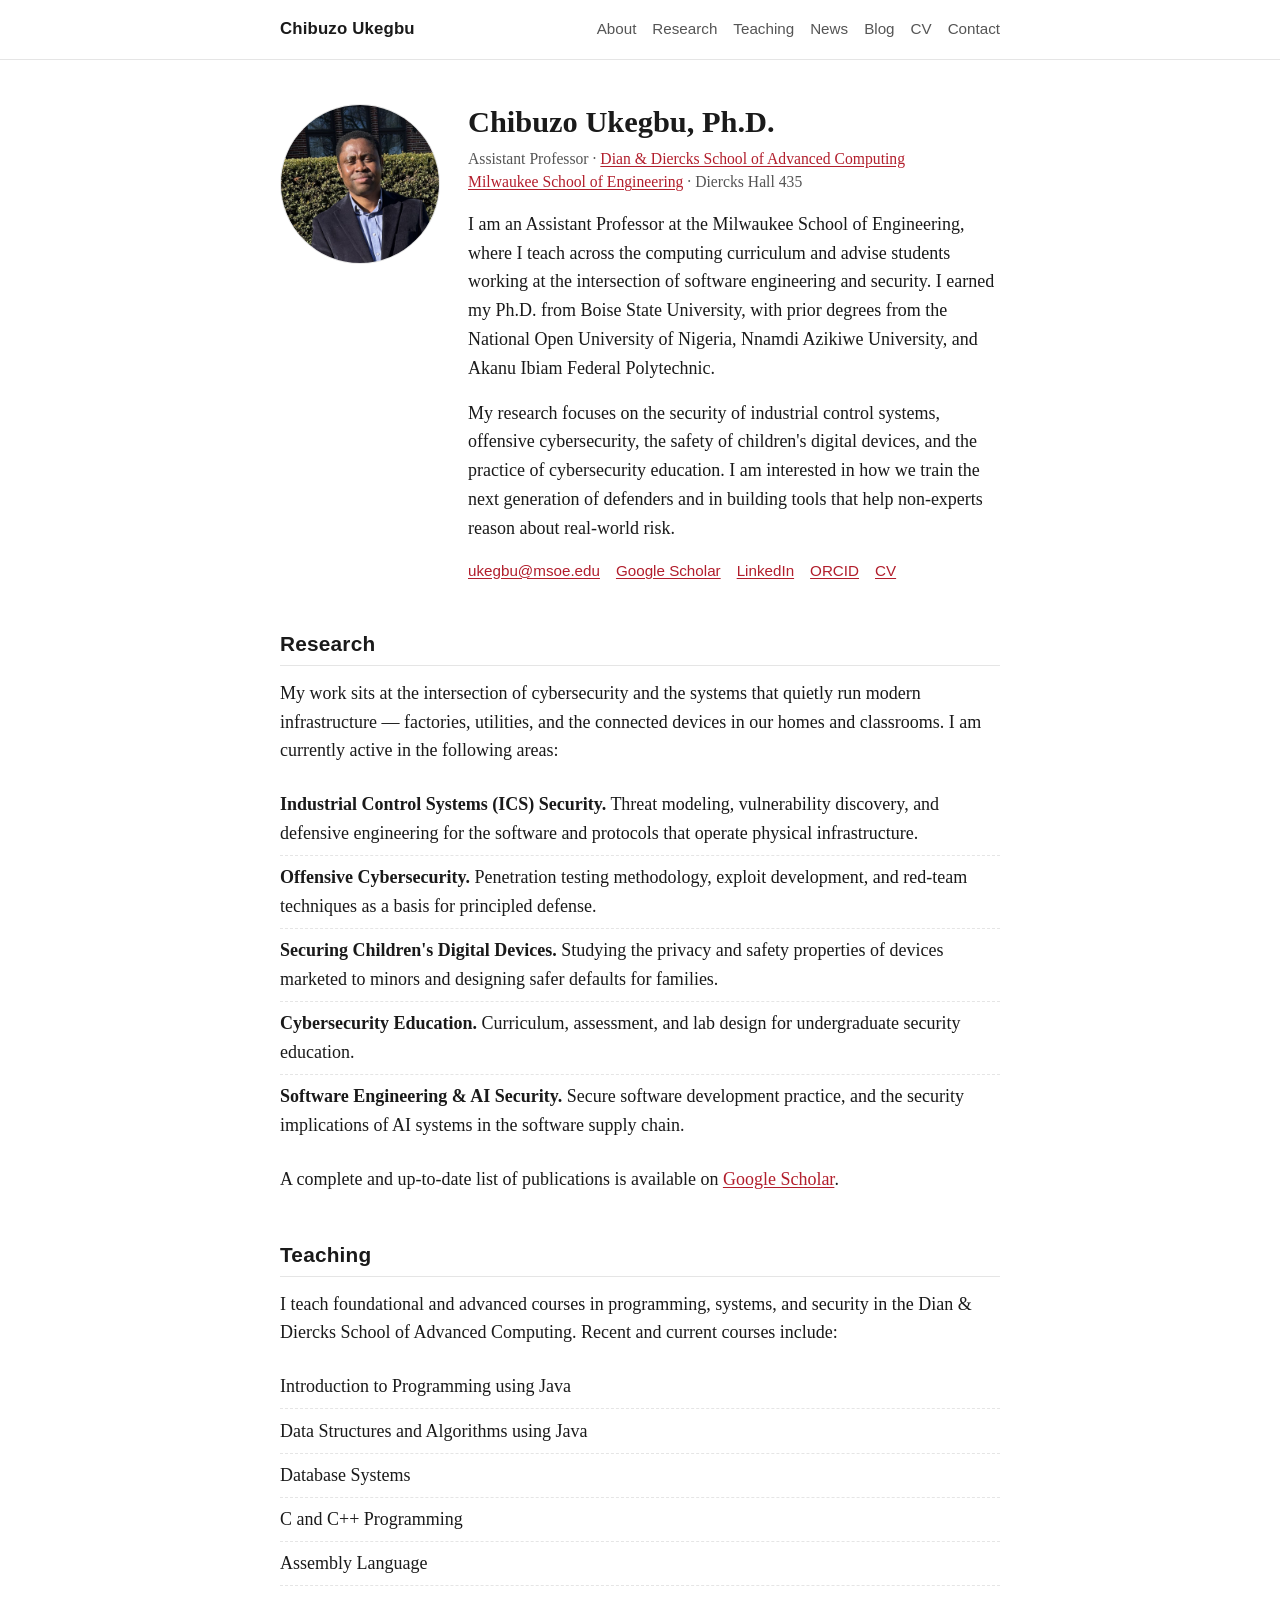
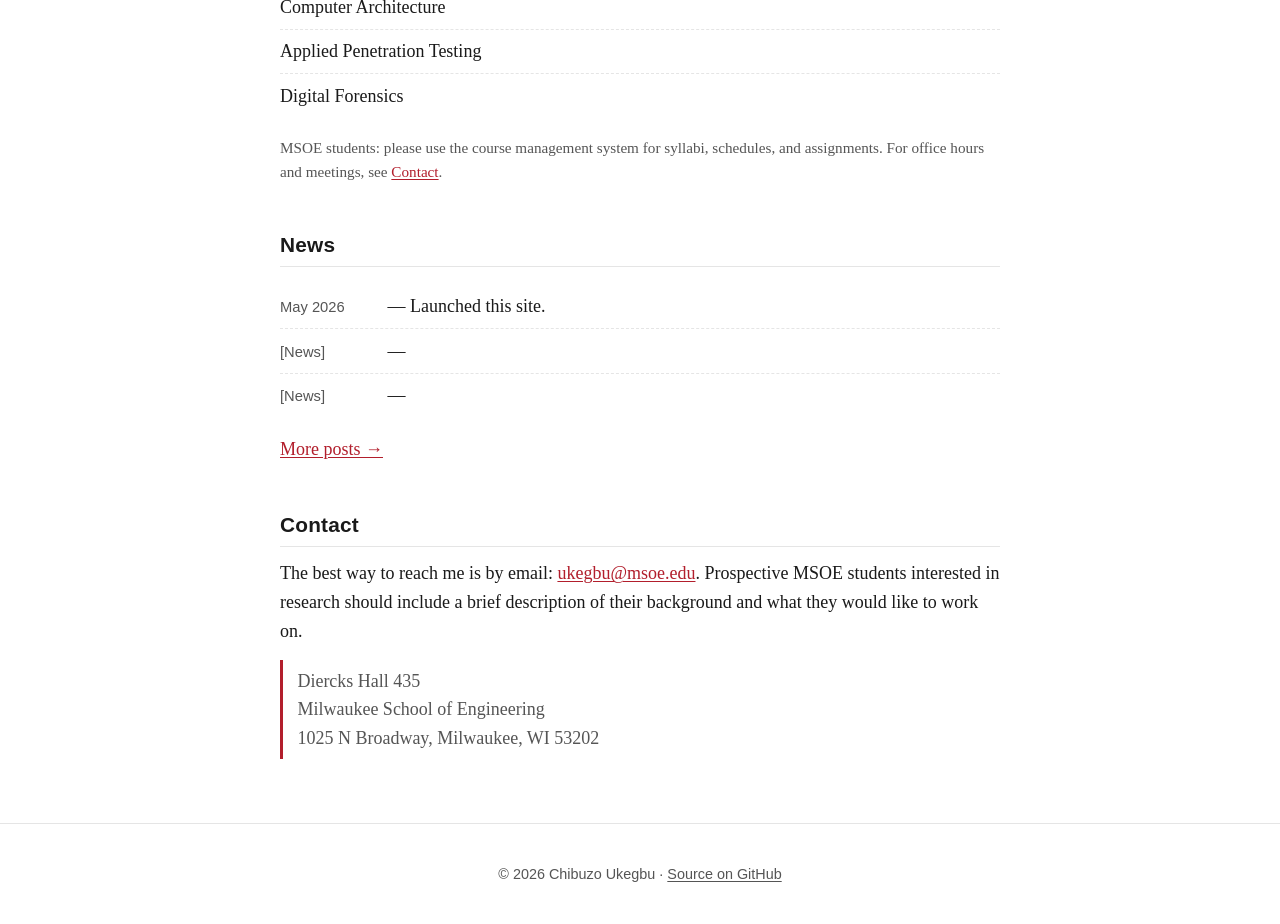
<file: index.html>
<!doctype html>
<html lang="en">
<head>
<meta charset="utf-8" />
<meta name="viewport" content="width=device-width, initial-scale=1" />
<title>Chibuzo Ukegbu, Ph.D.</title>
<meta name="description" content="Chibuzo Ukegbu, Ph.D. — Assistant Professor at the Milwaukee School of Engineering. Research in industrial control systems security, cybersecurity education, offensive cybersecurity, and AI security." />
<meta name="author" content="Chibuzo Ukegbu" />
<link rel="icon" href="data:image/svg+xml,%3Csvg xmlns='http://www.w3.org/2000/svg' viewBox='0 0 64 64'%3E%3Crect width='64' height='64' rx='12' fill='%23b21e2c'/%3E%3Ctext x='50%25' y='54%25' text-anchor='middle' dominant-baseline='middle' font-family='Georgia,serif' font-size='30' font-weight='700' fill='white'%3ECU%3C/text%3E%3C/svg%3E" />
<link rel="stylesheet" href="assets/css/style.css" />
</head>
<body>
<a class="skip-link" href="#main">Skip to content</a>

<header class="site-header">
  <nav class="nav" aria-label="Primary">
    <a class="brand" href="index.html">Chibuzo Ukegbu</a>
    <ul class="nav-links">
      <li><a href="#about">About</a></li>
      <li><a href="#research">Research</a></li>
      <li><a href="#teaching">Teaching</a></li>
      <li><a href="#news">News</a></li>
      <li><a href="blog/">Blog</a></li>
      <li><a href="cv.html">CV</a></li>
      <li><a href="#contact">Contact</a></li>
    </ul>
  </nav>
</header>

<main id="main">

  <!-- ===================== HERO / ABOUT ===================== -->
  <section id="about" class="hero">
    <div class="hero-photo">
      <!-- Replace assets/img/profile.jpg with your photo. The styled placeholder shows until then. -->
      <img src="assets/img/profile.jpg" alt="Photo of Chibuzo Ukegbu"
           onerror="this.onerror=null;this.replaceWith(Object.assign(document.createElement('div'),{className:'photo-placeholder',textContent:'CU'}));" />
    </div>
    <div class="hero-text">
      <h1>Chibuzo Ukegbu, Ph.D.</h1>
      <p class="title-line">
        Assistant Professor &middot;
        <a href="https://www.msoe.edu/academics/dian-diercks-school-of-advanced-computing/" target="_blank" rel="noopener">Dian &amp; Diercks School of Advanced Computing</a><br />
        <a href="https://www.msoe.edu/" target="_blank" rel="noopener">Milwaukee School of Engineering</a> &middot; Diercks Hall 435
      </p>
      <p>
        I am an Assistant Professor at the Milwaukee School of Engineering, where I teach
        across the computing curriculum and advise students working at the intersection of
        software engineering and security. I earned my Ph.D. from Boise State University,
        with prior degrees from the National Open University of Nigeria, Nnamdi Azikiwe
        University, and Akanu Ibiam Federal Polytechnic.
      </p>
      <p>
        My research focuses on the security of industrial control systems, offensive
        cybersecurity, the safety of children's digital devices, and the practice of
        cybersecurity education. I am interested in how we train the next generation of
        defenders and in building tools that help non-experts reason about real-world risk.
      </p>
      <ul class="links inline">
        <li><a href="mailto:ukegbu@msoe.edu">ukegbu@msoe.edu</a></li>
        <li><a href="https://scholar.google.com/citations?user=KJKMxsgAAAAJ&hl=en" target="_blank" rel="noopener">Google Scholar</a></li>
        <li><a href="https://www.linkedin.com/in/chibuzo-ukegbu-ph-d-ba9a55a2/" target="_blank" rel="noopener">LinkedIn</a></li>
        <li><a href="https://orcid.org/0000-0002-7788-3281" target="_blank" rel="noopener">ORCID</a></li>
        <li><a href="cv.html">CV</a></li>
      </ul>
    </div>
  </section>

  <!-- ===================== RESEARCH ===================== -->
  <section id="research">
    <h2>Research</h2>
    <p>
      My work sits at the intersection of cybersecurity and the systems that quietly run
      modern infrastructure &mdash; factories, utilities, and the connected devices in our
      homes and classrooms. I am currently active in the following areas:
    </p>
    <ul class="research-list">
      <li>
        <strong>Industrial Control Systems (ICS) Security.</strong>
        Threat modeling, vulnerability discovery, and defensive engineering for the
        software and protocols that operate physical infrastructure.
      </li>
      <li>
        <strong>Offensive Cybersecurity.</strong>
        Penetration testing methodology, exploit development, and red-team techniques as
        a basis for principled defense.
      </li>
      <li>
        <strong>Securing Children's Digital Devices.</strong>
        Studying the privacy and safety properties of devices marketed to minors and
        designing safer defaults for families.
      </li>
      <li>
        <strong>Cybersecurity Education.</strong>
        Curriculum, assessment, and lab design for undergraduate security education.
      </li>
      <li>
        <strong>Software Engineering &amp; AI Security.</strong>
        Secure software development practice, and the security implications of AI systems
        in the software supply chain.
      </li>
    </ul>
    <p>
      A complete and up-to-date list of publications is available on
      <a href="https://scholar.google.com/citations?user=KJKMxsgAAAAJ&hl=en" target="_blank" rel="noopener">Google Scholar</a>.
    </p>
  </section>

  <!-- ===================== TEACHING ===================== -->
  <section id="teaching">
    <h2>Teaching</h2>
    <p>
      I teach foundational and advanced courses in programming, systems, and security in
      the Dian &amp; Diercks School of Advanced Computing. Recent and current courses include:
    </p>
    <ul class="course-list">
      <li>Introduction to Programming using Java</li>
      <li>Data Structures and Algorithms using Java</li>
      <li>Database Systems</li>
      <li>C and C++ Programming</li>
      <li>Assembly Language</li>
      <li>Computer Architecture</li>
      <li>Applied Penetration Testing</li>
      <li>Digital Forensics</li>
    </ul>
    <p class="note">
      MSOE students: please use the course management system for syllabi, schedules, and
      assignments. For office hours and meetings, see <a href="#contact">Contact</a>.
    </p>
  </section>

  <!-- ===================== NEWS ===================== -->
  <section id="news">
    <h2>News</h2>
    <ul class="news-list">
      <li><span class="date">May 2026</span> &mdash; Launched this site. <!-- TODO: add real news items here --></li>
      <li><span class="date">[News]</span> &mdash;</li>
      <li><span class="date">[News]</span> &mdash; </li>
    </ul>
    <p><a href="blog/">More posts &rarr;</a></p>
  </section>

  <!-- ===================== CONTACT ===================== -->
  <section id="contact">
    <h2>Contact</h2>
    <p>
      The best way to reach me is by email:
      <a href="mailto:ukegbu@msoe.edu">ukegbu@msoe.edu</a>.
      Prospective MSOE students interested in research should include a brief description
      of their background and what they would like to work on.
    </p>
    <address>
      Diercks Hall 435<br />
      Milwaukee School of Engineering<br />
      1025 N Broadway, Milwaukee, WI 53202
    </address>
  </section>

</main>

<footer class="site-footer">
  <p>
    &copy; <span id="year"></span> Chibuzo Ukegbu &middot;
    <a href="https://github.com/chibuzo-ukegbu.github.io" target="_blank" rel="noopener">Source on GitHub</a>
  </p>
</footer>

<script>document.getElementById('year').textContent = new Date().getFullYear();</script>
</body>
</html>
</file>
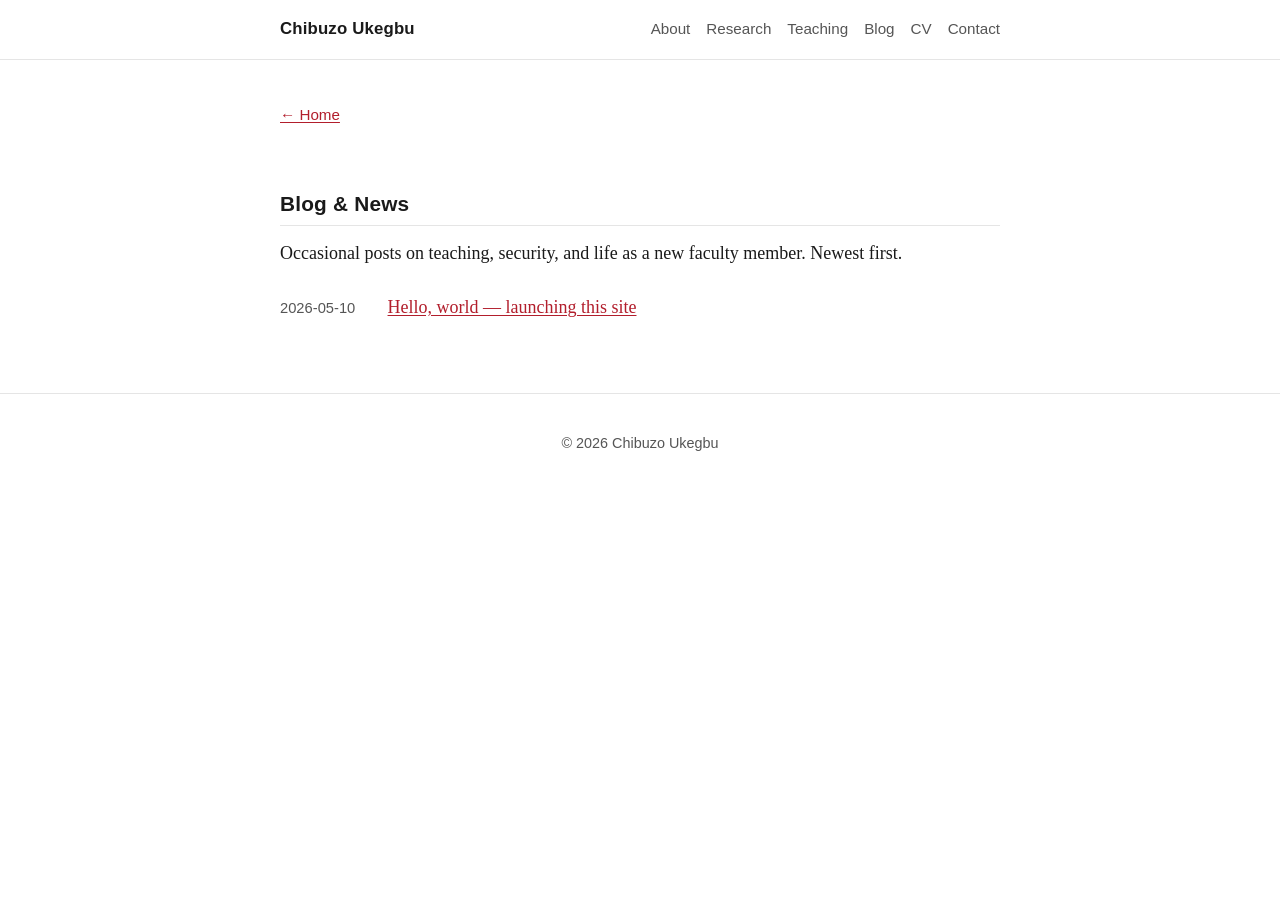
<file: blog/index.html>
<!doctype html>
<html lang="en">
<head>
<meta charset="utf-8" />
<meta name="viewport" content="width=device-width, initial-scale=1" />
<title>Blog — Chibuzo Ukegbu, Ph.D.</title>
<meta name="description" content="Posts and news from Chibuzo Ukegbu." />
<link rel="icon" href="data:image/svg+xml,%3Csvg xmlns='http://www.w3.org/2000/svg' viewBox='0 0 64 64'%3E%3Crect width='64' height='64' rx='12' fill='%23b21e2c'/%3E%3Ctext x='50%25' y='54%25' text-anchor='middle' dominant-baseline='middle' font-family='Georgia,serif' font-size='30' font-weight='700' fill='white'%3ECU%3C/text%3E%3C/svg%3E" />
<link rel="stylesheet" href="../assets/css/style.css" />
</head>
<body>
<header class="site-header">
  <nav class="nav" aria-label="Primary">
    <a class="brand" href="../index.html">Chibuzo Ukegbu</a>
    <ul class="nav-links">
      <li><a href="../index.html#about">About</a></li>
      <li><a href="../index.html#research">Research</a></li>
      <li><a href="../index.html#teaching">Teaching</a></li>
      <li><a href="./" aria-current="page">Blog</a></li>
      <li><a href="../cv.html">CV</a></li>
      <li><a href="../index.html#contact">Contact</a></li>
    </ul>
  </nav>
</header>

<main>
  <a class="back-link" href="../index.html">&larr; Home</a>

  <section>
    <h2>Blog &amp; News</h2>
    <p>
      Occasional posts on teaching, security, and life as a new faculty member.
      Newest first.
    </p>
    <ul class="post-list">
      <li>
        <span class="date">2026-05-10</span>
        <a href="welcome.html">Hello, world &mdash; launching this site</a>
      </li>
      <!-- Add new posts here. Each post is a small standalone HTML file in this folder. -->
    </ul>
  </section>
</main>

<footer class="site-footer">
  <p>&copy; <span id="year"></span> Chibuzo Ukegbu</p>
</footer>
<script>document.getElementById('year').textContent = new Date().getFullYear();</script>
</body>
</html>
</file>
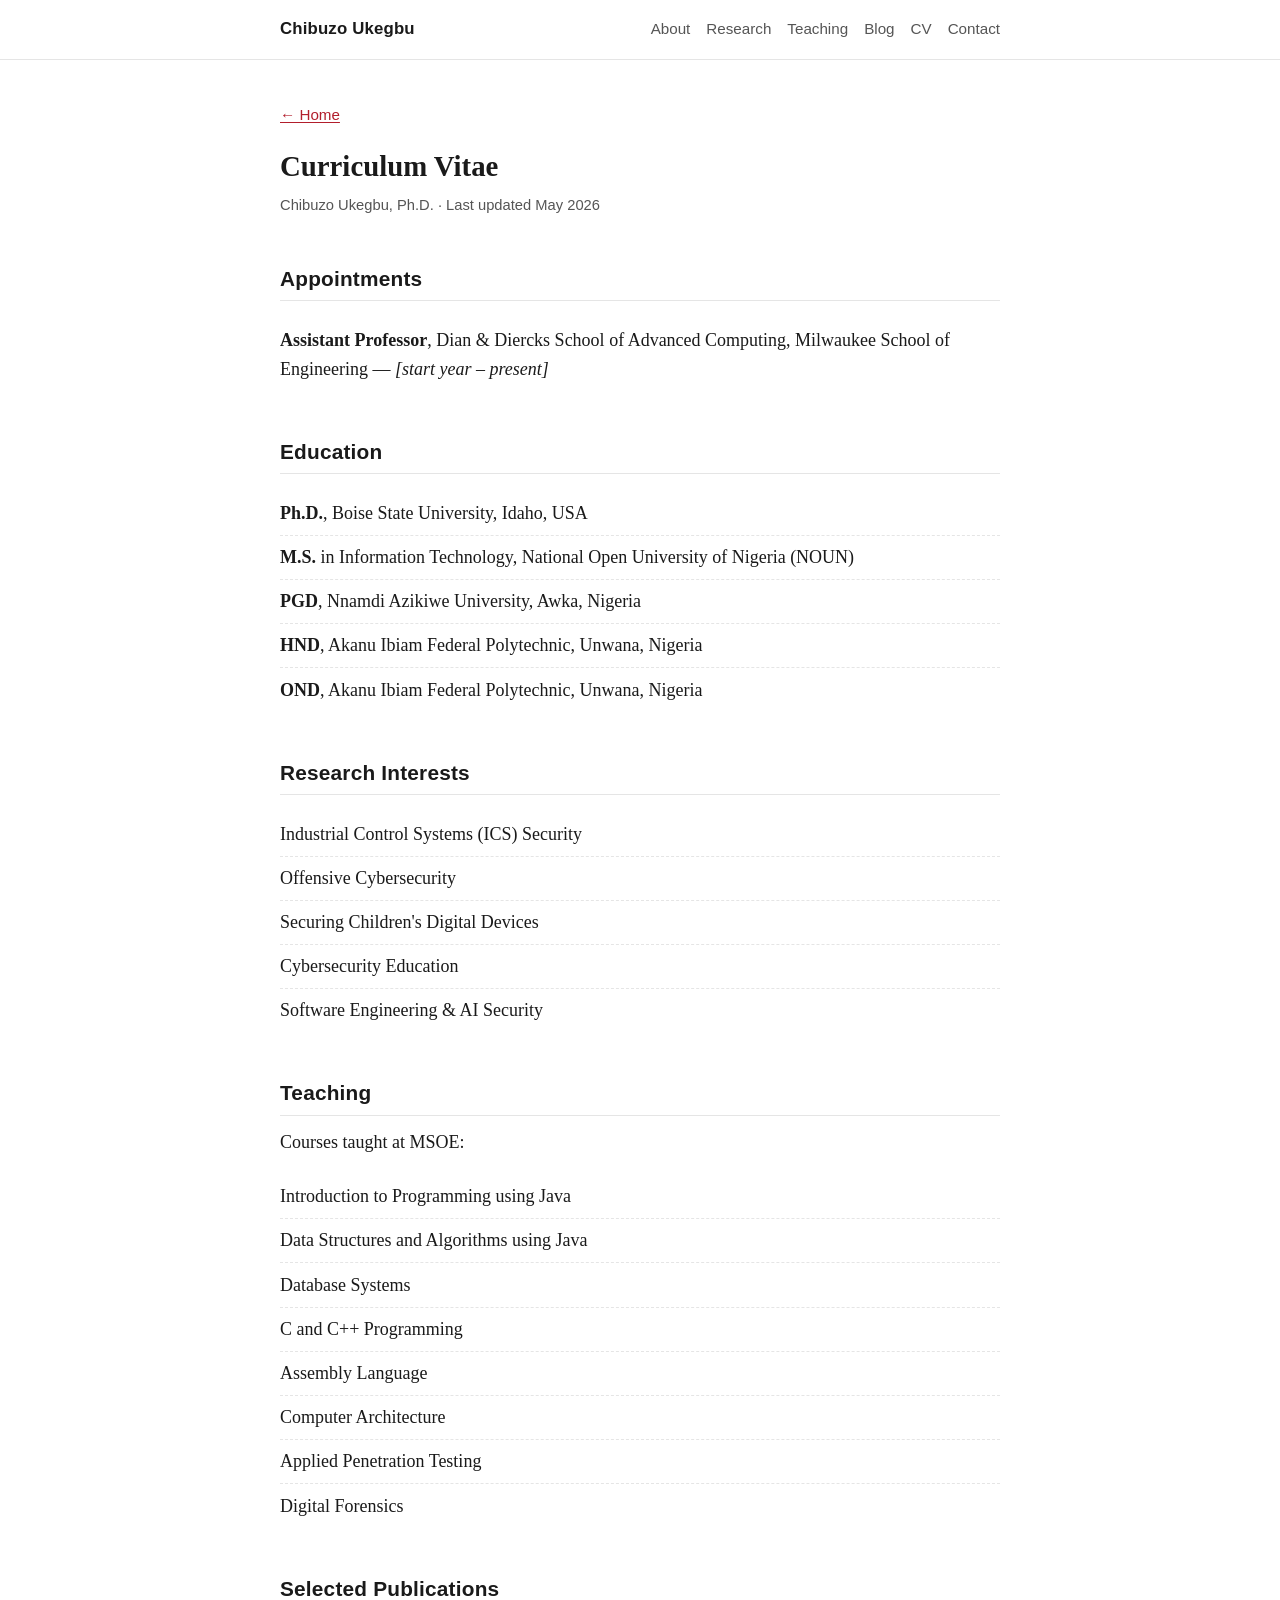
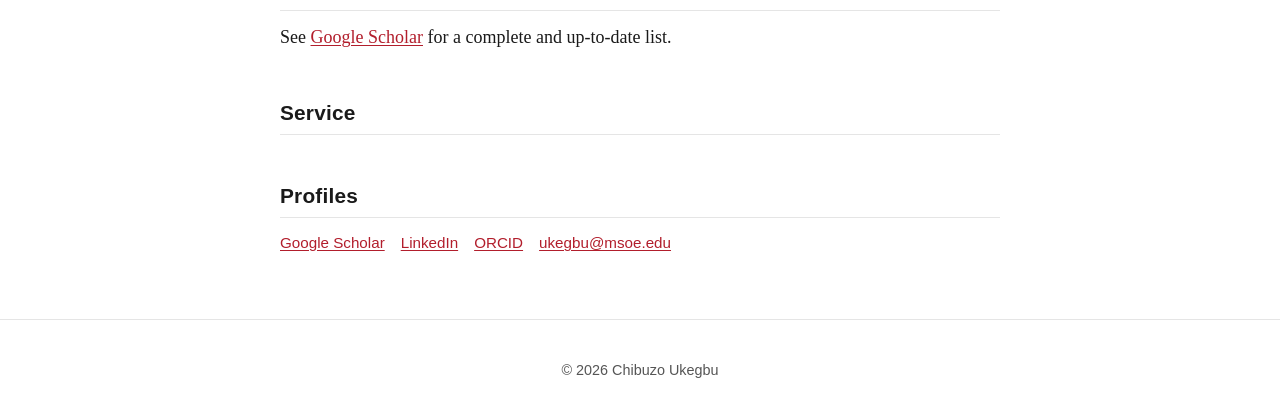
<file: cv.html>
<!doctype html>
<html lang="en">
<head>
<meta charset="utf-8" />
<meta name="viewport" content="width=device-width, initial-scale=1" />
<title>CV — Chibuzo Ukegbu, Ph.D.</title>
<meta name="description" content="Curriculum Vitae of Chibuzo Ukegbu, Ph.D." />
<link rel="icon" href="data:image/svg+xml,%3Csvg xmlns='http://www.w3.org/2000/svg' viewBox='0 0 64 64'%3E%3Crect width='64' height='64' rx='12' fill='%23b21e2c'/%3E%3Ctext x='50%25' y='54%25' text-anchor='middle' dominant-baseline='middle' font-family='Georgia,serif' font-size='30' font-weight='700' fill='white'%3ECU%3C/text%3E%3C/svg%3E" />
<link rel="stylesheet" href="assets/css/style.css" />
</head>
<body>
<header class="site-header">
  <nav class="nav" aria-label="Primary">
    <a class="brand" href="index.html">Chibuzo Ukegbu</a>
    <ul class="nav-links">
      <li><a href="index.html#about">About</a></li>
      <li><a href="index.html#research">Research</a></li>
      <li><a href="index.html#teaching">Teaching</a></li>
      <li><a href="blog/">Blog</a></li>
      <li><a href="cv.html" aria-current="page">CV</a></li>
      <li><a href="index.html#contact">Contact</a></li>
    </ul>
  </nav>
</header>

<main>
  <a class="back-link" href="index.html">&larr; Home</a>

  <article class="post">
    <header>
      <h1>Curriculum Vitae</h1>
      <p class="meta">Chibuzo Ukegbu, Ph.D. &middot; Last updated <time>May 2026</time></p>
      <p>
        <!-- Drop your CV PDF in assets/cv.pdf and uncomment the line below. -->
        <!-- <a href="assets/cv.pdf">Download PDF version &rarr;</a> -->
      </p>
    </header>

    <section>
      <h2>Appointments</h2>
      <ul class="course-list">
        <li><strong>Assistant Professor</strong>, Dian &amp; Diercks School of Advanced Computing, Milwaukee School of Engineering &mdash; <em>[start year &ndash; present]</em></li>
      </ul>
    </section>

    <section>
      <h2>Education</h2>
      <ul class="course-list">
        <li><strong>Ph.D.</strong>, Boise State University, Idaho, USA</li>
        <li><strong>M.S.</strong> in Information Technology, National Open University of Nigeria (NOUN)</li>
        <li><strong>PGD</strong>, Nnamdi Azikiwe University, Awka, Nigeria</li>
        <li><strong>HND</strong>, Akanu Ibiam Federal Polytechnic, Unwana, Nigeria</li>
        <li><strong>OND</strong>, Akanu Ibiam Federal Polytechnic, Unwana, Nigeria</li>
      </ul>
    </section>

    <section>
      <h2>Research Interests</h2>
      <ul class="course-list">
        <li>Industrial Control Systems (ICS) Security</li>
        <li>Offensive Cybersecurity</li>
        <li>Securing Children's Digital Devices</li>
        <li>Cybersecurity Education</li>
        <li>Software Engineering &amp; AI Security</li>
      </ul>
    </section>

    <section>
      <h2>Teaching</h2>
      <p>Courses taught at MSOE:</p>
      <ul class="course-list">
        <li>Introduction to Programming using Java</li>
        <li>Data Structures and Algorithms using Java</li>
        <li>Database Systems</li>
        <li>C and C++ Programming</li>
        <li>Assembly Language</li>
        <li>Computer Architecture</li>
        <li>Applied Penetration Testing</li>
        <li>Digital Forensics</li>
      </ul>
    </section>

    <section>
      <h2>Selected Publications</h2>
      <p>
        See <a href="https://scholar.google.com/citations?user=KJKMxsgAAAAJ&hl=en" target="_blank" rel="noopener">Google Scholar</a>
        for a complete and up-to-date list. <!-- TODO: paste 3-5 highlighted papers here -->
      </p>
    </section>

    <section>
      <h2>Service</h2>
      <p><!-- TODO: list reviewing, committee, and outreach activities. --></p>
    </section>

    <section>
      <h2>Profiles</h2>
      <ul class="links inline">
        <li><a href="https://scholar.google.com/citations?user=KJKMxsgAAAAJ&hl=en" target="_blank" rel="noopener">Google Scholar</a></li>
        <li><a href="https://www.linkedin.com/in/chibuzo-ukegbu-ph-d-ba9a55a2/" target="_blank" rel="noopener">LinkedIn</a></li>
        <li><a href="https://orcid.org/0000-0002-7788-3281" target="_blank" rel="noopener">ORCID</a></li>
        <li><a href="mailto:ukegbu@msoe.edu">ukegbu@msoe.edu</a></li>
      </ul>
    </section>
  </article>
</main>

<footer class="site-footer">
  <p>&copy; <span id="year"></span> Chibuzo Ukegbu</p>
</footer>
<script>document.getElementById('year').textContent = new Date().getFullYear();</script>
</body>
</html>
</file>
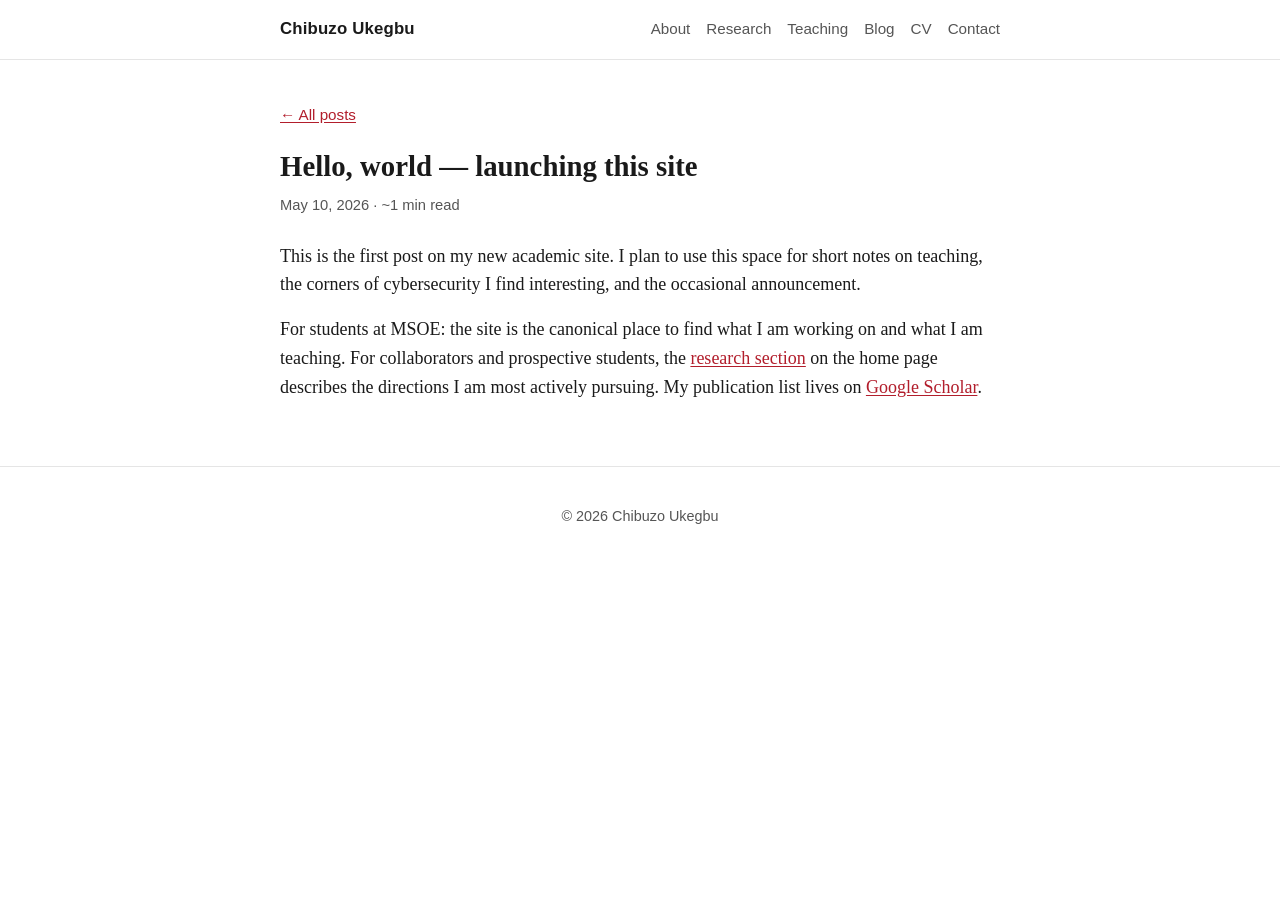
<file: blog/welcome.html>
<!doctype html>
<html lang="en">
<head>
<meta charset="utf-8" />
<meta name="viewport" content="width=device-width, initial-scale=1" />
<title>Hello, world — Chibuzo Ukegbu</title>
<meta name="description" content="Launching the website." />
<link rel="icon" href="data:image/svg+xml,%3Csvg xmlns='http://www.w3.org/2000/svg' viewBox='0 0 64 64'%3E%3Crect width='64' height='64' rx='12' fill='%23b21e2c'/%3E%3Ctext x='50%25' y='54%25' text-anchor='middle' dominant-baseline='middle' font-family='Georgia,serif' font-size='30' font-weight='700' fill='white'%3ECU%3C/text%3E%3C/svg%3E" />
<link rel="stylesheet" href="../assets/css/style.css" />
</head>
<body>
<header class="site-header">
  <nav class="nav" aria-label="Primary">
    <a class="brand" href="../index.html">Chibuzo Ukegbu</a>
    <ul class="nav-links">
      <li><a href="../index.html#about">About</a></li>
      <li><a href="../index.html#research">Research</a></li>
      <li><a href="../index.html#teaching">Teaching</a></li>
      <li><a href="./">Blog</a></li>
      <li><a href="../cv.html">CV</a></li>
      <li><a href="../index.html#contact">Contact</a></li>
    </ul>
  </nav>
</header>

<main>
  <a class="back-link" href="./">&larr; All posts</a>

  <article class="post">
    <header>
      <h1>Hello, world &mdash; launching this site</h1>
      <p class="meta"><time datetime="2026-05-10">May 10, 2026</time> &middot; ~1 min read</p>
    </header>

    <p>
      This is the first post on my new academic site. I plan to use this space for short
      notes on teaching, the corners of cybersecurity I find interesting, and the occasional
      announcement.
    </p>

    <p>
      For students at MSOE: the site is the canonical place to find what I am working on
      and what I am teaching. For collaborators and prospective students, the
      <a href="../index.html#research">research section</a> on the home page describes the
      directions I am most actively pursuing. My publication list lives on
      <a href="https://scholar.google.com/citations?user=KJKMxsgAAAAJ&hl=en" target="_blank" rel="noopener">Google Scholar</a>.
    </p>

   
  </article>
</main>

<footer class="site-footer">
  <p>&copy; <span id="year"></span> Chibuzo Ukegbu</p>
</footer>
<script>document.getElementById('year').textContent = new Date().getFullYear();</script>
</body>
</html>
</file>
<file: assets/css/style.css>
/* =========================================================
   Chibuzo Ukegbu — personal site
   Minimalist academic style. Edit colors via CSS variables.
   ========================================================= */

:root {
  --max: 760px;
  --fg: #1a1a1a;
  --muted: #555;
  --bg: #ffffff;
  --accent: #b21e2c;          /* MSOE-leaning red. Change as desired. */
  --accent-hover: #8a1822;
  --border: #e5e5e5;
  --code-bg: #f6f6f6;
  --serif: Charter, "Iowan Old Style", "Source Serif Pro", "Times New Roman", Georgia, serif;
  --sans: -apple-system, BlinkMacSystemFont, "Segoe UI", Roboto, Helvetica, Arial, sans-serif;
}

@media (prefers-color-scheme: dark) {
  :root {
    --fg: #e8e8e8;
    --muted: #b0b0b0;
    --bg: #121212;
    --accent: #ff6b6b;
    --accent-hover: #ff9494;
    --border: #2a2a2a;
    --code-bg: #1c1c1c;
  }
}

* { box-sizing: border-box; }

html { -webkit-text-size-adjust: 100%; }

body {
  margin: 0;
  padding: 0;
  color: var(--fg);
  background: var(--bg);
  font-family: var(--serif);
  font-size: 18px;
  line-height: 1.6;
  -webkit-font-smoothing: antialiased;
  -moz-osx-font-smoothing: grayscale;
}

main { max-width: var(--max); margin: 0 auto; padding: 0 1.25rem; }

.skip-link {
  position: absolute; left: -9999px; top: 0;
  background: var(--accent); color: #fff; padding: 0.5rem 0.75rem;
}
.skip-link:focus { left: 0.5rem; top: 0.5rem; z-index: 100; }

/* ---------- Header / nav ---------- */
.site-header {
  border-bottom: 1px solid var(--border);
  margin-bottom: 2.5rem;
}
.nav {
  max-width: var(--max);
  margin: 0 auto;
  padding: 1rem 1.25rem;
  display: flex;
  flex-wrap: wrap;
  align-items: baseline;
  justify-content: space-between;
  gap: 0.75rem;
  font-family: var(--sans);
}
.brand {
  font-weight: 700;
  font-size: 1.05rem;
  text-decoration: none;
  color: var(--fg);
  letter-spacing: 0.01em;
}
.nav-links {
  list-style: none;
  margin: 0; padding: 0;
  display: flex; flex-wrap: wrap;
  gap: 0.25rem 1rem;
  font-size: 0.95rem;
}
.nav-links a {
  text-decoration: none;
  color: var(--muted);
}
.nav-links a:hover { color: var(--accent); }

/* ---------- Hero ---------- */
.hero {
  display: grid;
  grid-template-columns: 160px 1fr;
  gap: 1.75rem;
  align-items: start;
  margin-bottom: 2.5rem;
}
.hero-photo img,
.photo-placeholder {
  width: 160px;
  height: 160px;
  border-radius: 50%;
  object-fit: cover;
  display: block;
  border: 1px solid var(--border);
}
.photo-placeholder {
  background: linear-gradient(135deg, var(--accent), var(--accent-hover));
  color: #fff;
  font-family: var(--serif);
  font-weight: 700;
  font-size: 3rem;
  display: flex;
  align-items: center;
  justify-content: center;
  letter-spacing: 0.04em;
}
.hero-text h1 {
  font-size: 1.9rem;
  margin: 0 0 0.4rem;
  line-height: 1.2;
}
.hero-text .title-line {
  margin: 0 0 1rem;
  color: var(--muted);
  font-size: 0.98rem;
  line-height: 1.5;
}
.hero-text p { margin: 0 0 1rem; }

@media (max-width: 600px) {
  .hero { grid-template-columns: 1fr; gap: 1rem; }
  .hero-photo img, .photo-placeholder { width: 120px; height: 120px; font-size: 2.2rem; }
}

/* ---------- Sections ---------- */
section { margin: 2.75rem 0; }
section h2 {
  font-size: 1.3rem;
  margin: 0 0 0.8rem;
  padding-bottom: 0.3rem;
  border-bottom: 1px solid var(--border);
  font-family: var(--sans);
  letter-spacing: 0.01em;
}
section p { margin: 0 0 0.9rem; }

/* ---------- Lists ---------- */
ul { padding-left: 1.2rem; }
.research-list, .course-list, .news-list, .post-list {
  list-style: none;
  padding-left: 0;
}
.research-list li,
.course-list li,
.news-list li,
.post-list li {
  padding: 0.45rem 0;
  border-bottom: 1px dashed var(--border);
}
.research-list li:last-child,
.course-list li:last-child,
.news-list li:last-child,
.post-list li:last-child { border-bottom: none; }

.news-list .date,
.post-list .date {
  display: inline-block;
  min-width: 7em;
  color: var(--muted);
  font-variant-numeric: tabular-nums;
  font-family: var(--sans);
  font-size: 0.92rem;
}

.links.inline {
  list-style: none;
  padding: 0; margin: 0.6rem 0 0;
  display: flex; flex-wrap: wrap;
  gap: 0.4rem 1rem;
  font-family: var(--sans);
  font-size: 0.95rem;
}

.note {
  color: var(--muted);
  font-size: 0.95rem;
}

address {
  font-style: normal;
  color: var(--muted);
  border-left: 3px solid var(--accent);
  padding: 0.4rem 0 0.4rem 0.9rem;
  margin: 0.5rem 0;
}

/* ---------- Links ---------- */
a { color: var(--accent); text-decoration: underline; text-underline-offset: 2px; }
a:hover { color: var(--accent-hover); }

/* ---------- Footer ---------- */
.site-footer {
  margin-top: 4rem;
  padding: 1.5rem 1.25rem;
  border-top: 1px solid var(--border);
  text-align: center;
  color: var(--muted);
  font-family: var(--sans);
  font-size: 0.9rem;
}
.site-footer a { color: var(--muted); }
.site-footer a:hover { color: var(--accent); }

/* ---------- Article (blog post) ---------- */
article.post header { margin-bottom: 1.5rem; }
article.post h1 { font-size: 1.8rem; margin: 0 0 0.3rem; }
article.post .meta {
  color: var(--muted);
  font-family: var(--sans);
  font-size: 0.92rem;
}
article.post p { margin: 0 0 1rem; }
article.post code {
  background: var(--code-bg);
  padding: 0.1rem 0.35rem;
  border-radius: 3px;
  font-size: 0.95em;
}
article.post blockquote {
  border-left: 3px solid var(--accent);
  margin: 1rem 0; padding: 0.2rem 0 0.2rem 1rem;
  color: var(--muted);
}

.back-link {
  display: inline-block;
  margin-bottom: 1rem;
  font-family: var(--sans);
  font-size: 0.95rem;
}
</file>
